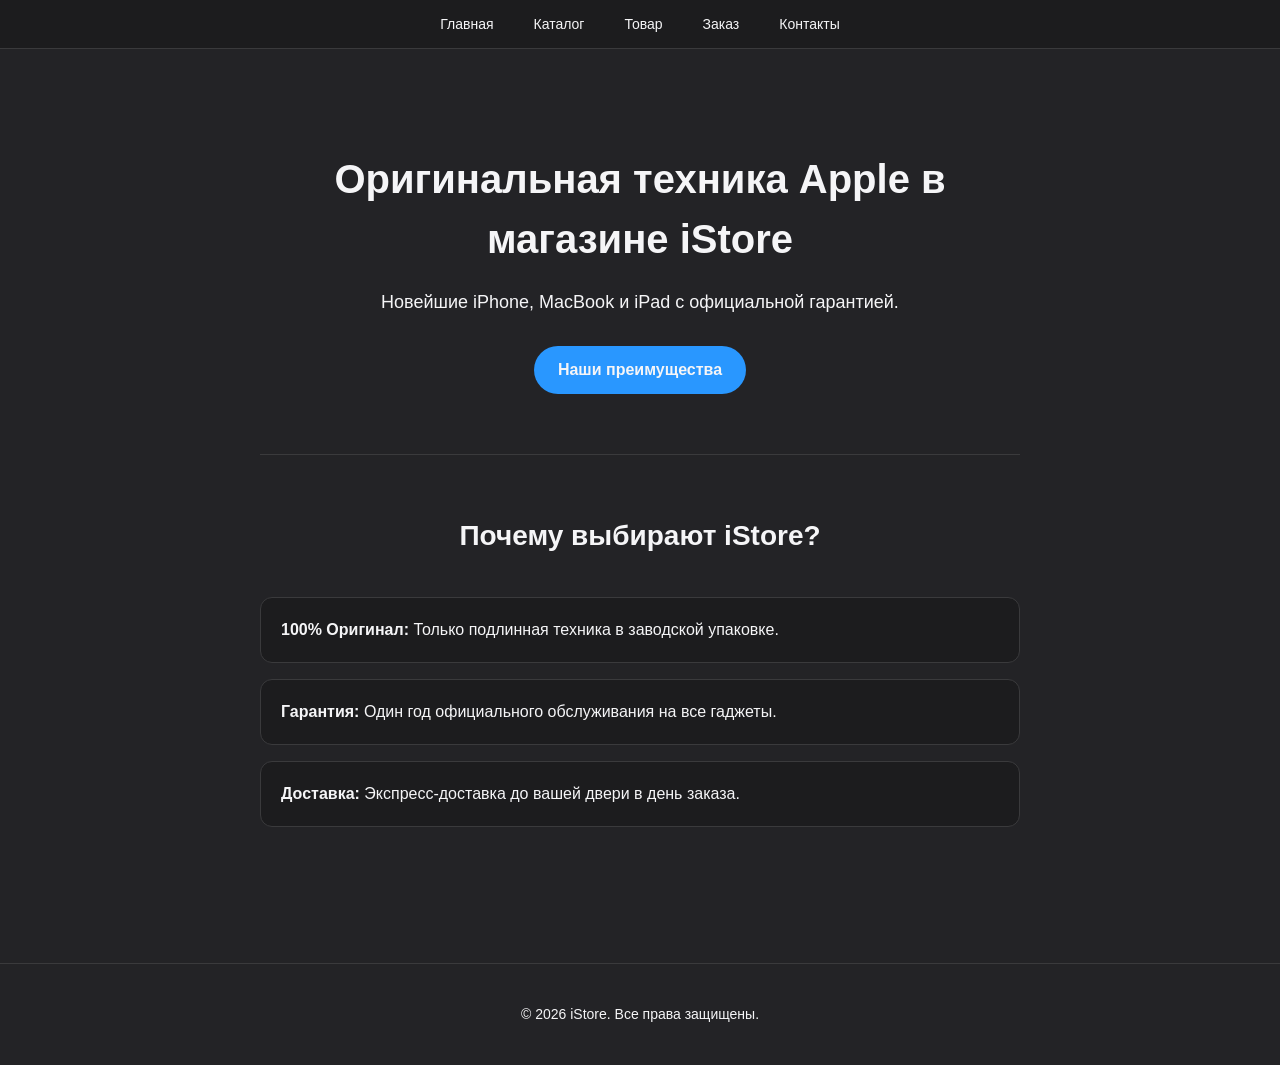
<file: index.html>
<!DOCTYPE html>
<html lang="ru">
<head>
    <meta charset="UTF-8">
    <meta name="viewport" content="width=device-width, initial-scale=1.0">
    <title>Главная страница</title>
    <link rel="stylesheet" href="css/style.css">
</head>
<body>

    <header class="site-header">
        <nav class="site-nav">
            <ul class="site-nav__list">
                <li class="site-nav__item"><a class="site-nav__link" href="index.html">Главная</a></li>
                <li class="site-nav__item"><a class="site-nav__link" href="catalog.html">Каталог</a></li>
                <li class="site-nav__item"><a class="site-nav__link" href="product.html">Товар</a></li>
                <li class="site-nav__item"><a class="site-nav__link" href="order.html">Заказ</a></li>
                <li class="site-nav__item"><a class="site-nav__link" href="contacts.html">Контакты</a></li>
            </ul>
        </nav>
    </header>

    <main class="site-main">
        <!-- Секция 1: Приветствие -->
        <section class="hero">
            <h1 class="hero__title">Оригинальная техника Apple в магазине iStore</h1>
            <p class="hero__descr">Новейшие iPhone, MacBook и iPad с официальной гарантией. </p>
            
            <a class="hero__btn" href="#advantages">Наши преимущества</a>
        </section>

        <!-- Секция 2: Блок преимуществ -->
        <section class="advantages" id="advantages">
            <h2 class="advantages__title">Почему выбирают iStore?</h2>
            <ul class="advantages__list">
                <li class="advantages__item"><strong>100% Оригинал:</strong> Только подлинная техника в заводской упаковке.</li>
                <li class="advantages__item"><strong>Гарантия:</strong> Один год официального обслуживания на все гаджеты.</li>
                <li class="advantages__item"><strong>Доставка:</strong> Экспресс-доставка до вашей двери в день заказа.</li>
            </ul>
        </section>
    </main>

    <!-- Подвал сайта -->
    <footer class="site-footer">
        <p class="site-footer__text">© 2026 iStore. Все права защищены.</p>
    </footer>

</body>
</html>
</file>
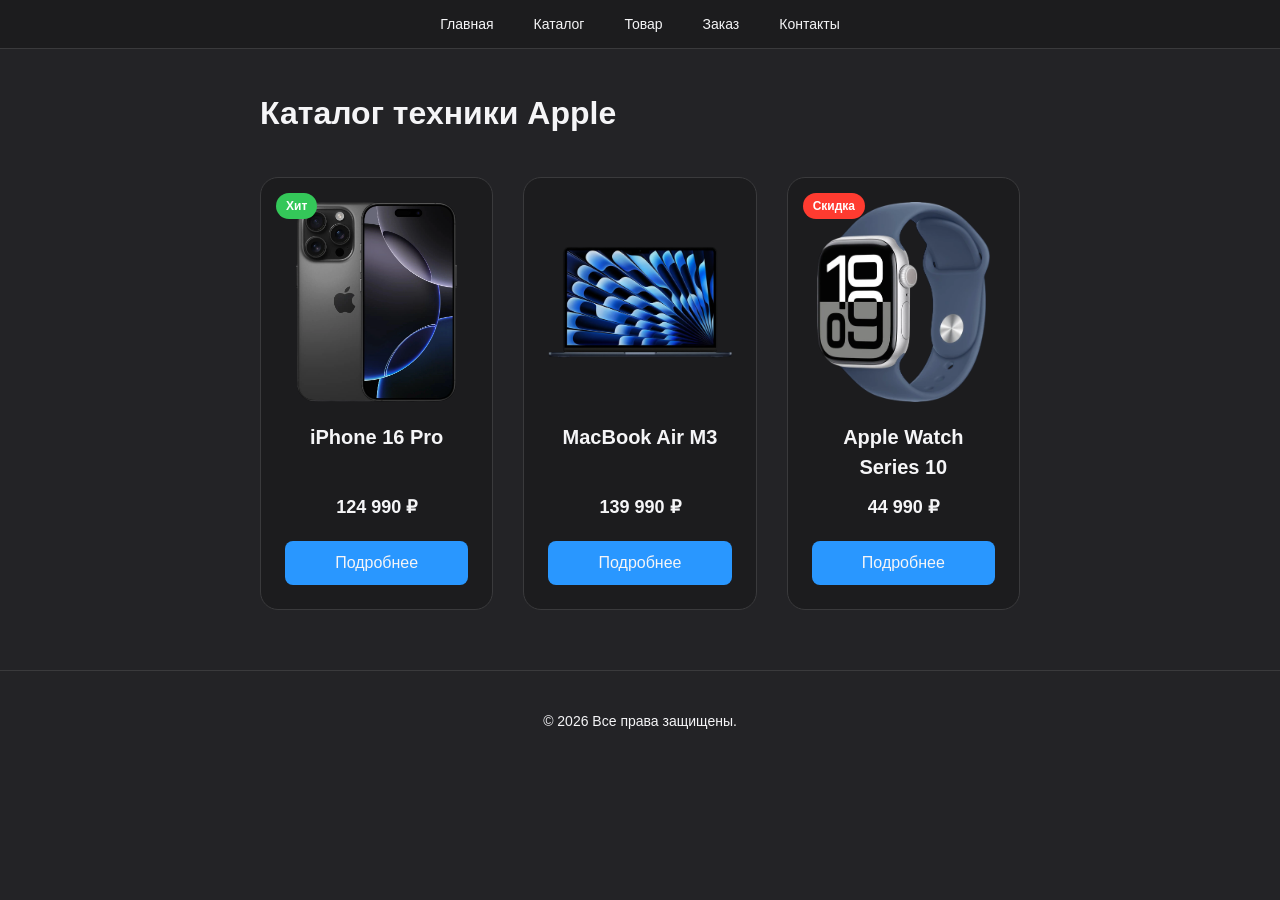
<file: catalog.html>
<!DOCTYPE html>
<html lang="ru">
<head>
    <meta charset="UTF-8">
    <meta name="viewport" content="width=device-width, initial-scale=1.0">
    <title>Каталог товаров</title>
    <link rel="stylesheet" href="css/style.css">

</head>
<body>
    <header class="site-header">
    <nav class="site-nav">
        <ul class="site-nav__list">
            <li class="site-nav__item"><a class="site-nav__link" href="index.html">Главная</a></li>
            <li class="site-nav__item"><a class="site-nav__link" href="catalog.html">Каталог</a></li>
            <li class="site-nav__item"><a class="site-nav__link" href="product.html">Товар</a></li>
            <li class="site-nav__item"><a class="site-nav__link" href="order.html">Заказ</a></li>
            <li class="site-nav__item"><a class="site-nav__link" href="contacts.html">Контакты</a></li>
        </ul>
    </nav>
</header>

<main class="site-main">
    <h1 class="catalog-title">Каталог техники Apple</h1>

    <!-- Большая коробка-сетка для товаров -->
    <div class="product-grid">
        
        <!-- Карточка 1: iPhone -->
        <article class="product-card">
            <div class="product-card__badge">Хит</div>
            <img class="product-card__image" src="images/iphonе.png" alt="iPhone 16 Pro">
            <h3 class="product-card__title">iPhone 16 Pro</h3>
            <p class="product-card__price">124 990 ₽</p>
            <a class="product-card__button" href="product.html">Подробнее</a>
        </article>

        <!-- Карточка 2: MacBook -->
        <article class="product-card">
            <img class="product-card__image" src="images/macbook.png" alt="MacBook Air M3">
            <h3 class="product-card__title">MacBook Air M3</h3>
            <p class="product-card__price">139 990 ₽</p>
            <a class="product-card__button" href="product.html">Подробнее</a>
        </article>

        <!-- Карточка 3: Apple Watch -->
        <article class="product-card">
            <div class="product-card__badge product-card__badge--sale">Скидка</div>
            <img class="product-card__image" src="images/watch.png" alt="Apple Watch 10">
            <h3 class="product-card__title">Apple Watch Series 10</h3>
            <p class="product-card__price">44 990 ₽</p>
            <a class="product-card__button" href="product.html">Подробнее</a>
        </article>

    </div>
</main>

<footer class="site-footer">
    <p class="site-footer__text">© 2026 Все права защищены.</p>
</footer>

    
</body>
</html>
</file>
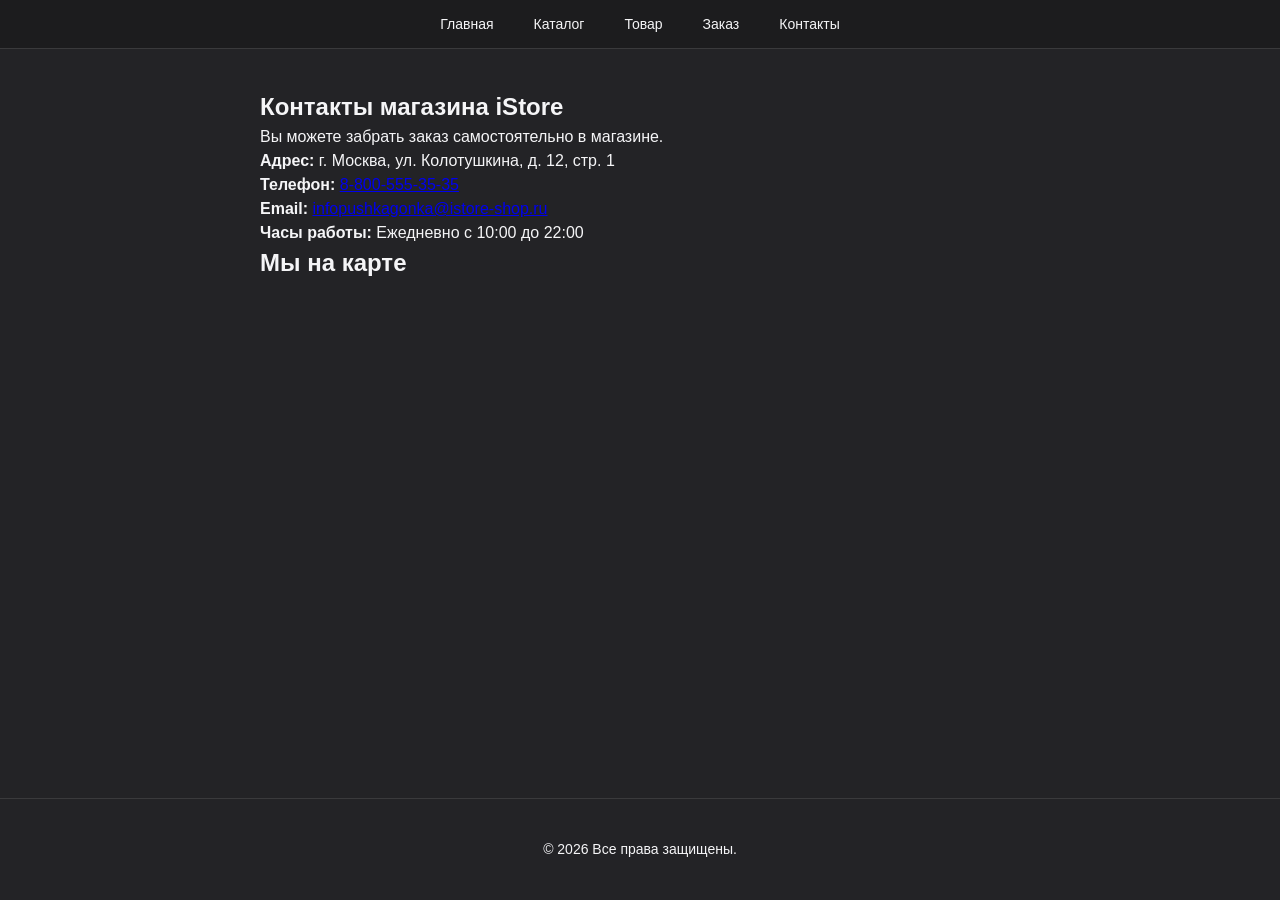
<file: contacts.html>
<!DOCTYPE html>
<html lang="ru">
<head>
    <meta charset="UTF-8">
    <meta name="viewport" content="width=device-width, initial-scale=1.0">
    <title>Контакты</title>
    <link rel="stylesheet" href="css/style.css">

</head>
<body>
    <header class="site-header">
    <nav class="site-nav">
        <ul class="site-nav__list">
            <li class="site-nav__item"><a class="site-nav__link" href="index.html">Главная</a></li>
            <li class="site-nav__item"><a class="site-nav__link" href="catalog.html">Каталог</a></li>
            <li class="site-nav__item"><a class="site-nav__link" href="product.html">Товар</a></li>
            <li class="site-nav__item"><a class="site-nav__link" href="order.html">Заказ</a></li>
            <li class="site-nav__item"><a class="site-nav__link" href="contacts.html">Контакты</a></li>
        </ul>
    </nav>
</header>

<main class="site-main">
    <section class="contacts-section">
        <h1 class="contacts-section__title">Контакты магазина iStore</h1>
        <p class="contacts-section__descr">Вы можете забрать заказ самостоятельно в магазине.</p>

        <div class="contacts-info">
            <p class="contacts-info__item"> <strong>Адрес:</strong> г. Москва, ул. Колотушкина, д. 12, стр. 1</p>
            <p class="contacts-info__item"> <strong>Телефон:</strong> <a class="contacts-info__link" href="tel:+78005553535">8-800-555-35-35</a></p>
            <p class="contacts-info__item"><strong>Email:</strong> <a class="contacts-info__link" href="mailto:infopushkagonka@istore-shop.ru">infopushkagonka@istore-shop.ru</a></p>
            <p class="contacts-info__item"><strong>Часы работы:</strong> Ежедневно с 10:00 до 22:00</p>
        </div>

        <!-- яндекс карта -->
        <div class="contacts-map">
            <h2 class="contacts-map__title">Мы на карте</h2>
            <!-- Тiframe загружает карту прямо с Яндекса -->
            <iframe class="contacts-map__iframe" src="https://yandex.ru/map-widget/v1/-/CDXFeKzX" width="100%" height="450" style="border:0;" allowfullscreen="" loading="lazy"></iframe>
        </div>
    </section>
</main>


<footer class="site-footer">
    <p class="site-footer__text">© 2026 Все права защищены.</p>
</footer>

    
</body>
</html>
</file>
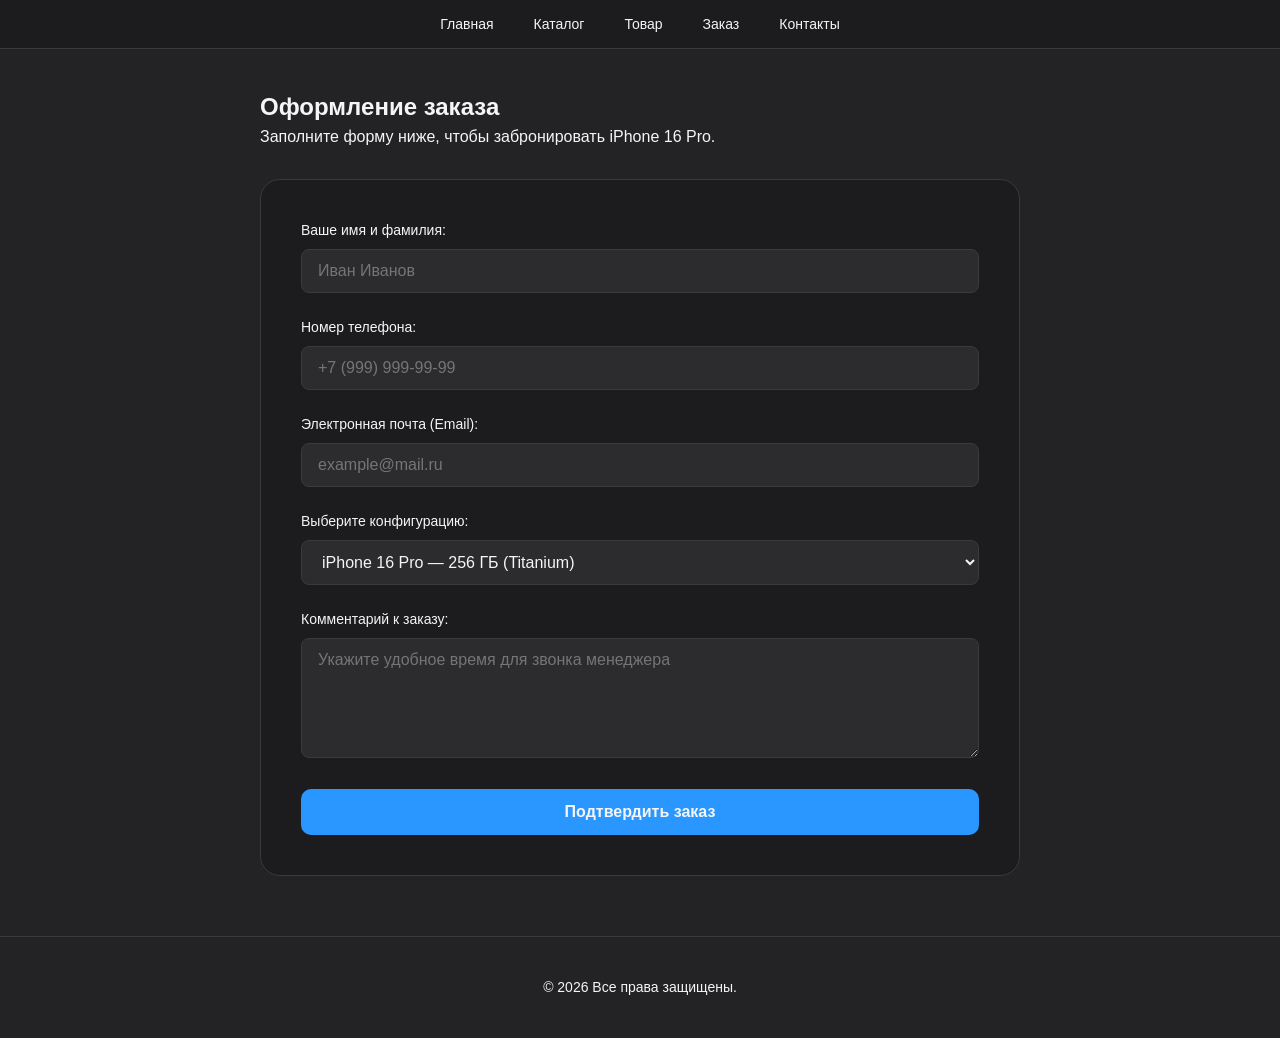
<file: order.html>
<!DOCTYPE html>
<html lang="ru">
<head>
    <meta charset="UTF-8">
    <meta name="viewport" content="width=device-width, initial-scale=1.0">
    <title>Оформление заказа</title>
    <link rel="stylesheet" href="css/style.css">

</head>
<body>
    <header class="site-header">
    <nav class="site-nav">
        <ul class="site-nav__list">
            <li class="site-nav__item"><a class="site-nav__link" href="index.html">Главная</a></li>
            <li class="site-nav__item"><a class="site-nav__link" href="catalog.html">Каталог</a></li>
            <li class="site-nav__item"><a class="site-nav__link" href="product.html">Товар</a></li>
            <li class="site-nav__item"><a class="site-nav__link" href="order.html">Заказ</a></li>
            <li class="site-nav__item"><a class="site-nav__link" href="contacts.html">Контакты</a></li>
        </ul>
    </nav>
</header>

<main class="site-main">
    <section class="order-section">
        <h1 class="order-section__title">Оформление заказа</h1>
        <p class="order-section__descr">Заполните форму ниже, чтобы забронировать iPhone 16 Pro.</p>

        <!-- Главный тег ФОРМЫ -->
        <form class="order-form" action="#" method="POST">
            
            <div class="order-form__group">
                <label class="order-form__label" for="user-name">Ваше имя и фамилия:</label>
                <input class="order-form__input" id="user-name" type="text" name="username" placeholder="Иван Иванов" required>
            </div>

            <div class="order-form__group">
                <label class="order-form__label" for="user-phone">Номер телефона:</label>
                <input class="order-form__input" id="user-phone" type="tel" name="userphone" placeholder="+7 (999) 999-99-99" required>
            </div>

            <div class="order-form__group">
                <label class="order-form__label" for="user-email">Электронная почта (Email):</label>
                <input class="order-form__input" id="user-email" type="email" name="useremail" placeholder="example@mail.ru" required>
            </div>

            <div class="order-form__group">
                <label class="order-form__label" for="product-select">Выберите конфигурацию:</label>
                <select class="order-form__select" id="product-select" name="product_config">
                    <option value="16pro-256">iPhone 16 Pro — 256 ГБ (Titanium)</option>
                    <option value="16pro-512">iPhone 16 Pro — 512 ГБ (Titanium)</option>
                    <option value="16promax-256">iPhone 16 Pro Max — 256 ГБ (Black)</option>
                </select>
            </div>

            <!-- Комментарий Большой текст -->
            <div class="order-form__group">
                <label class="order-form__label" for="user-comment">Комментарий к заказу:</label>
                <textarea class="order-form__textarea" id="user-comment" name="usercomment" placeholder="Укажите удобное время для звонка менеджера"></textarea>
            </div>

            <!-- Кнопка отправки формы -->
            <button class="order-form__submit-btn" type="submit">Подтвердить заказ</button>

        </form>
    </section>
</main>

<footer class="site-footer">
    <p class="site-footer__text">© 2026 Все права защищены.</p>
</footer>

    
</body>
</html>
</file>
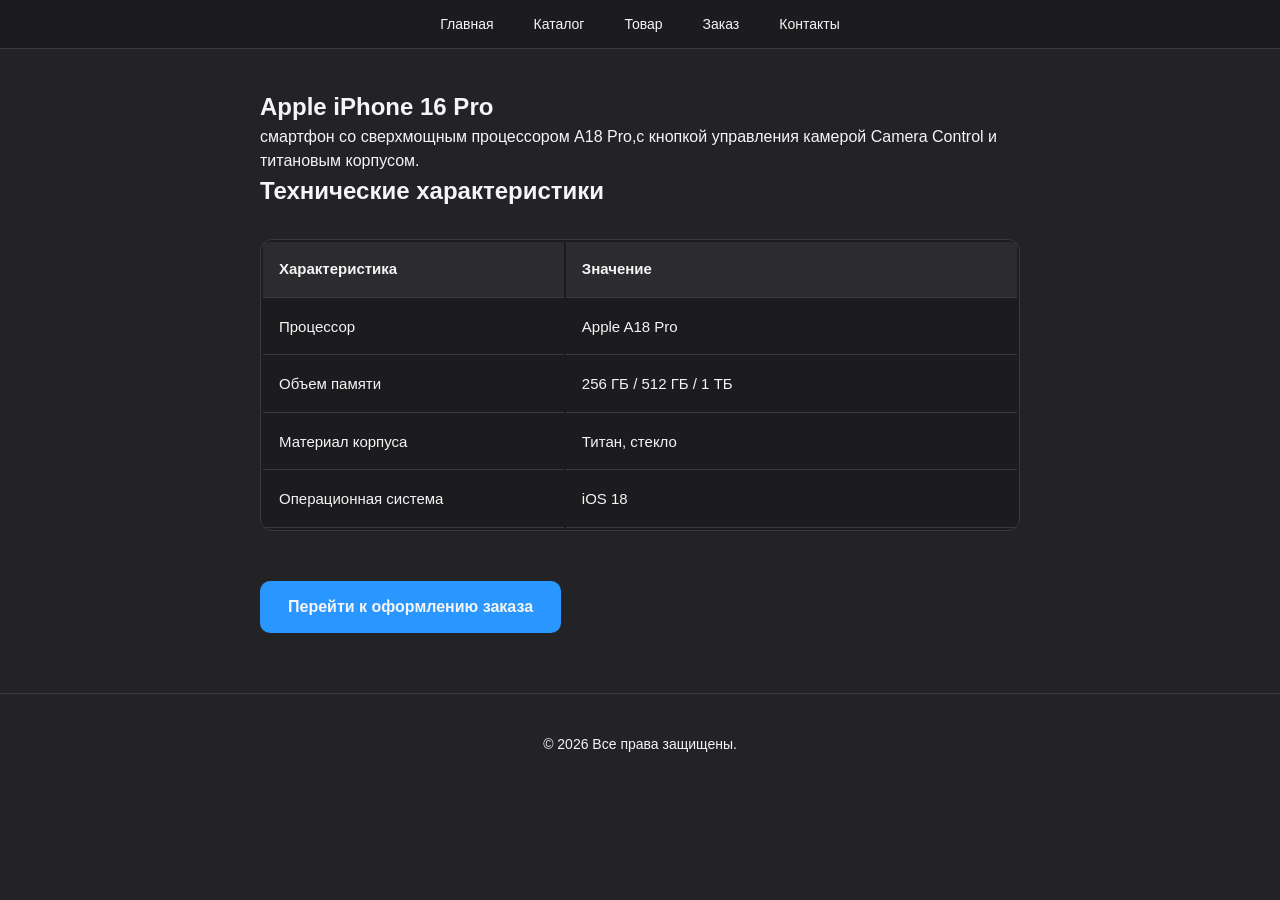
<file: product.html>
<!DOCTYPE html>
<html lang="ru">
<head>
    <meta charset="UTF-8">
    <meta name="viewport" content="width=device-width, initial-scale=1.0">
    <title>Карточка товара</title>
    <link rel="stylesheet" href="css/style.css">

</head>
<body>
    <header class="site-header">
    <nav class="site-nav">
        <ul class="site-nav__list">
            <li class="site-nav__item"><a class="site-nav__link" href="index.html">Главная</a></li>
            <li class="site-nav__item"><a class="site-nav__link" href="catalog.html">Каталог</a></li>
            <li class="site-nav__item"><a class="site-nav__link" href="product.html">Товар</a></li>
            <li class="site-nav__item"><a class="site-nav__link" href="order.html">Заказ</a></li>
            <li class="site-nav__item"><a class="site-nav__link" href="contacts.html">Контакты</a></li>
        </ul>
    </nav>
</header>

<main class="site-main">
    <section class="product-detail">
        <h1 class="product-detail__title">Apple iPhone 16 Pro</h1>
        
        <p class="product-detail__descr">смартфон со сверхмощным процессором A18 Pro,с кнопкой управления камерой Camera Control и титановым корпусом.</p>
        
        <h2 class="product-detail__subtitle">Технические характеристики</h2>
        <table class="features-table">
            <thead class="features-table__head">
                <tr class="features-table__row">
                    <th class="features-table__cell features-table__cell--header">Характеристика</th>
                    <th class="features-table__cell features-table__cell--header">Значение</th>
                </tr>
            </thead>
            <tbody class="features-table__body">
                <tr class="features-table__row">
                    <td class="features-table__cell features-table__cell--title">Процессор</td>
                    <td class="features-table__cell">Apple A18 Pro</td>
                </tr>
                <tr class="features-table__row">
                    <td class="features-table__cell features-table__cell--title">Объем памяти</td>
                    <td class="features-table__cell">256 ГБ / 512 ГБ / 1 ТБ</td>
                </tr>
                <tr class="features-table__row">
                    <td class="features-table__cell features-table__cell--title">Материал корпуса</td>
                    <td class="features-table__cell">Титан, стекло</td>
                </tr>
                <tr class="features-table__row">
                    <td class="features-table__cell features-table__cell--title">Операционная система</td>
                    <td class="features-table__cell">iOS 18</td>
                </tr>
            </tbody>
        </table>

        <!-- Ссылка на следующую страницу  -->
        <a class="product-detail__buy-btn" href="order.html">Перейти к оформлению заказа</a>
    </section>
</main>


<footer class="site-footer">
    <p class="site-footer__text">© 2026 Все права защищены.</p>
</footer>

    
</body>
</html>
</file>
<file: css/style.css>
*,
*::before,
*::after {
    box-sizing: border-box;
    margin: 0;
    padding: 0;
}
/* ПАЛИТРА ЦВЕТОВ */
:root {
    --bg-color: #232326;
    --card-bg: #1c1c1e;
    --text-main: #f5f5f7;
    --accent-color: #2997ff;
    --accent-hover: #43a4ff;
    --border-color: #3a3a3c;
}


/* ГЛОБАЛЬНЫЕ СТИЛИ САЙТА */
body {
    background-color: var(--bg-color);
    color: var(--text-main);
    font-family: -apple-system, BlinkMacSystemFont, "Segoe UI", Roboto, Helvetica, Arial, sans-serif;
    line-height: 1.5;
}
/* СТИЛИЗАЦИЯ ШАПКИ И МЕНЮ НАВИГАЦИИ */

/* Общая коробка шапки */
.site-header {
    background-color: var(--card-bg);
    border-bottom: 1px solid var(--border-color);
    position: sticky;
    top: 0;
    z-index: 100;
}

/* Контейнер для навигации */
.site-nav {
    max-width: 1200px;
    margin: 0 auto;
    padding: 0 20px;
}

/* Список ссылок */
.site-nav__list {
    display: flex;
    justify-content: center;
    gap: 40px;
    list-style: none;
    height: 48px;
    align-items: center;
}

/* Кнопки меню */
.site-nav__link {
    color: var(--text-muted);
    text-decoration: none;
    font-size: 14px;
    font-weight: 400;
    transition: color 0.2s ease;
}

/* Наведение мышки*/
.site-nav__link:hover {
    color: var(--text-main);
}

/* 5. СТИЛИЗАЦИЯ ЦЕНТРАЛЬНОГО КОНТЕНТА И ГЛАВНОЙ СТРАНИЦЫ */

.site-main {
    max-width: 800px;
    margin: 40px auto;
    padding: 0 20px;
}

.hero {
    text-align: center;
    padding: 60px 0;
    border-bottom: 1px solid var(--border-color);
}

.hero__title {
    font-size: 40px;
    font-weight: 700;
    margin-bottom: 20px;
    color: var(--text-main);
}

.hero__descr {
    font-size: 18px;
    color: var(--text-muted);
    margin-bottom: 30px;
}

.hero__btn {
    display: inline-block;
    background-color: var(--accent-color);
    color: var(--text-main);
    text-decoration: none;
    padding: 12px 24px;
    border-radius: 980px;
    font-size: 16px;
    font-weight: 600;
    transition: background-color 0.2s ease;
}

.hero__btn:hover {
    background-color: var(--accent-hover);
}

.advantages {
    padding: 60px 0;
}

.advantages__title {
    font-size: 28px;
    text-align: center;
    margin-bottom: 40px;
}

.advantages__list {
    list-style: none;
}

.advantages__item {
    background-color: var(--card-bg);
    border: 1px solid var(--border-color);
    padding: 20px;
    border-radius: 12px;
    margin-bottom: 16px;
    font-size: 16px;
}
/* СТИЛИЗАЦИЯ КАТАЛОГА */

.product-grid {
    display: grid;
    grid-template-columns: repeat(3, 1fr);
    gap: 30px;
    margin-top: 40px;
}

.product-card {
    background-color: var(--card-bg);
    border: 1px solid var(--border-color);
    border-radius: 18px;
    padding: 24px;
    display: flex;
    flex-direction: column;
    position: relative;
    text-align: center;
}

.product-card__title {
    font-size: 20px;
    margin-bottom: 12px;
    color: var(--text-main);
}

.product-card__price {
    font-size: 18px;
    font-weight: 600;
    color: var(--text-muted);
    margin-bottom: 20px;
    margin-top: auto;
}

.product-card__button {
    display: block;
    background-color: var(--accent-color);
    color: var(--text-main);
    text-decoration: none;
    padding: 10px;
    border-radius: 8px;
    font-weight: 500;
    transition: background-color 0.2s ease;
}

.product-card__button:hover {
    background-color: var(--accent-hover);
}

.product-card__badge {
    position: absolute;
    top: 15px;
    left: 15px;
    background-color: #34c759;
    color: #fff;
    padding: 4px 10px;
    border-radius: 20px;
    font-size: 12px;
    font-weight: 600;
}

.product-card__badge--sale {
    background-color: #ff3b30;
}

.product-card__image {
    display: block;
    max-width: 100%;
    height: 200px;
    object-fit: contain;
    margin: 0 auto 20px auto; 
}
/* СТИЛИЗАЦИЯ ТАБЛИЦЫ ХАРАКТЕРИСТИК */

.features-table {
    width: 100%;
    margin: 30px 0;
    background-color: var(--card-bg);
    border-radius: 12px;
    overflow: hidden;
    border: 1px solid var(--border-color);
}

.features-table__cell {
    padding: 16px;
    text-align: left;
    border-bottom: 1px solid var(--border-color); 
    font-size: 15px;
}

.features-table__cell--header {
    background-color: #2c2c2e;
    font-weight: 600;
    color: var(--text-main);
}

.features-table__cell--title {
    color: var(--text-muted); 
    width: 40%;
}

.product-detail__buy-btn {
    display: inline-block;
    background-color: var(--accent-color);
    color: var(--text-main);
    text-decoration: none;
    padding: 14px 28px;
    border-radius: 10px;
    font-weight: 600;
    margin-top: 20px;
    transition: background-color 0.2s;
}

.product-detail__buy-btn:hover {
    background-color: var(--accent-hover);
}
/* СТИЛИЗАЦИЯ ФОРМЫ ЗАКАЗА И ИНПУТОВ */

.order-form {
    background-color: var(--card-bg);
    border: 1px solid var(--border-color);
    padding: 40px;
    border-radius: 20px;
    margin-top: 30px;
}

.order-form__group {
    margin-bottom: 24px;
}

.order-form__label {
    display: block;
    margin-bottom: 8px;
    font-size: 14px;
    color: var(--text-muted);
}

.order-form__input,
.order-form__select,
.order-form__textarea {
    width: 100%;
    background-color: #2c2c2e;
    border: 1px solid var(--border-color);
    padding: 12px 16px;
    border-radius: 8px;
    color: var(--text-main);
    font-size: 16px;
    font-family: inherit;
    outline: none;
    transition: border-color 0.2s;
}

.order-form__input:focus,
.order-form__select:focus,
.order-form__textarea:focus {
    border-color: var(--accent-color);
}

.order-form__textarea {
    height: 120px;
    resize: vertical;
}

.order-form__submit-btn {
    width: 100%;
    background-color: var(--accent-color);
    color: var(--text-main);
    border: none;
    padding: 14px;
    border-radius: 10px;
    font-size: 16px;
    font-weight: 600;
    cursor: pointer;
    transition: background-color 0.2s;
}

.order-form__submit-btn:hover {
    background-color: var(--accent-hover);
}
/* ФУТЕР */
.site-footer {
    text-align: center;
    padding: 40px 0;
    color: var(--text-muted);
    font-size: 14px;
    border-top: 1px solid var(--border-color); 
    margin-top: 60px;
}
</file>
